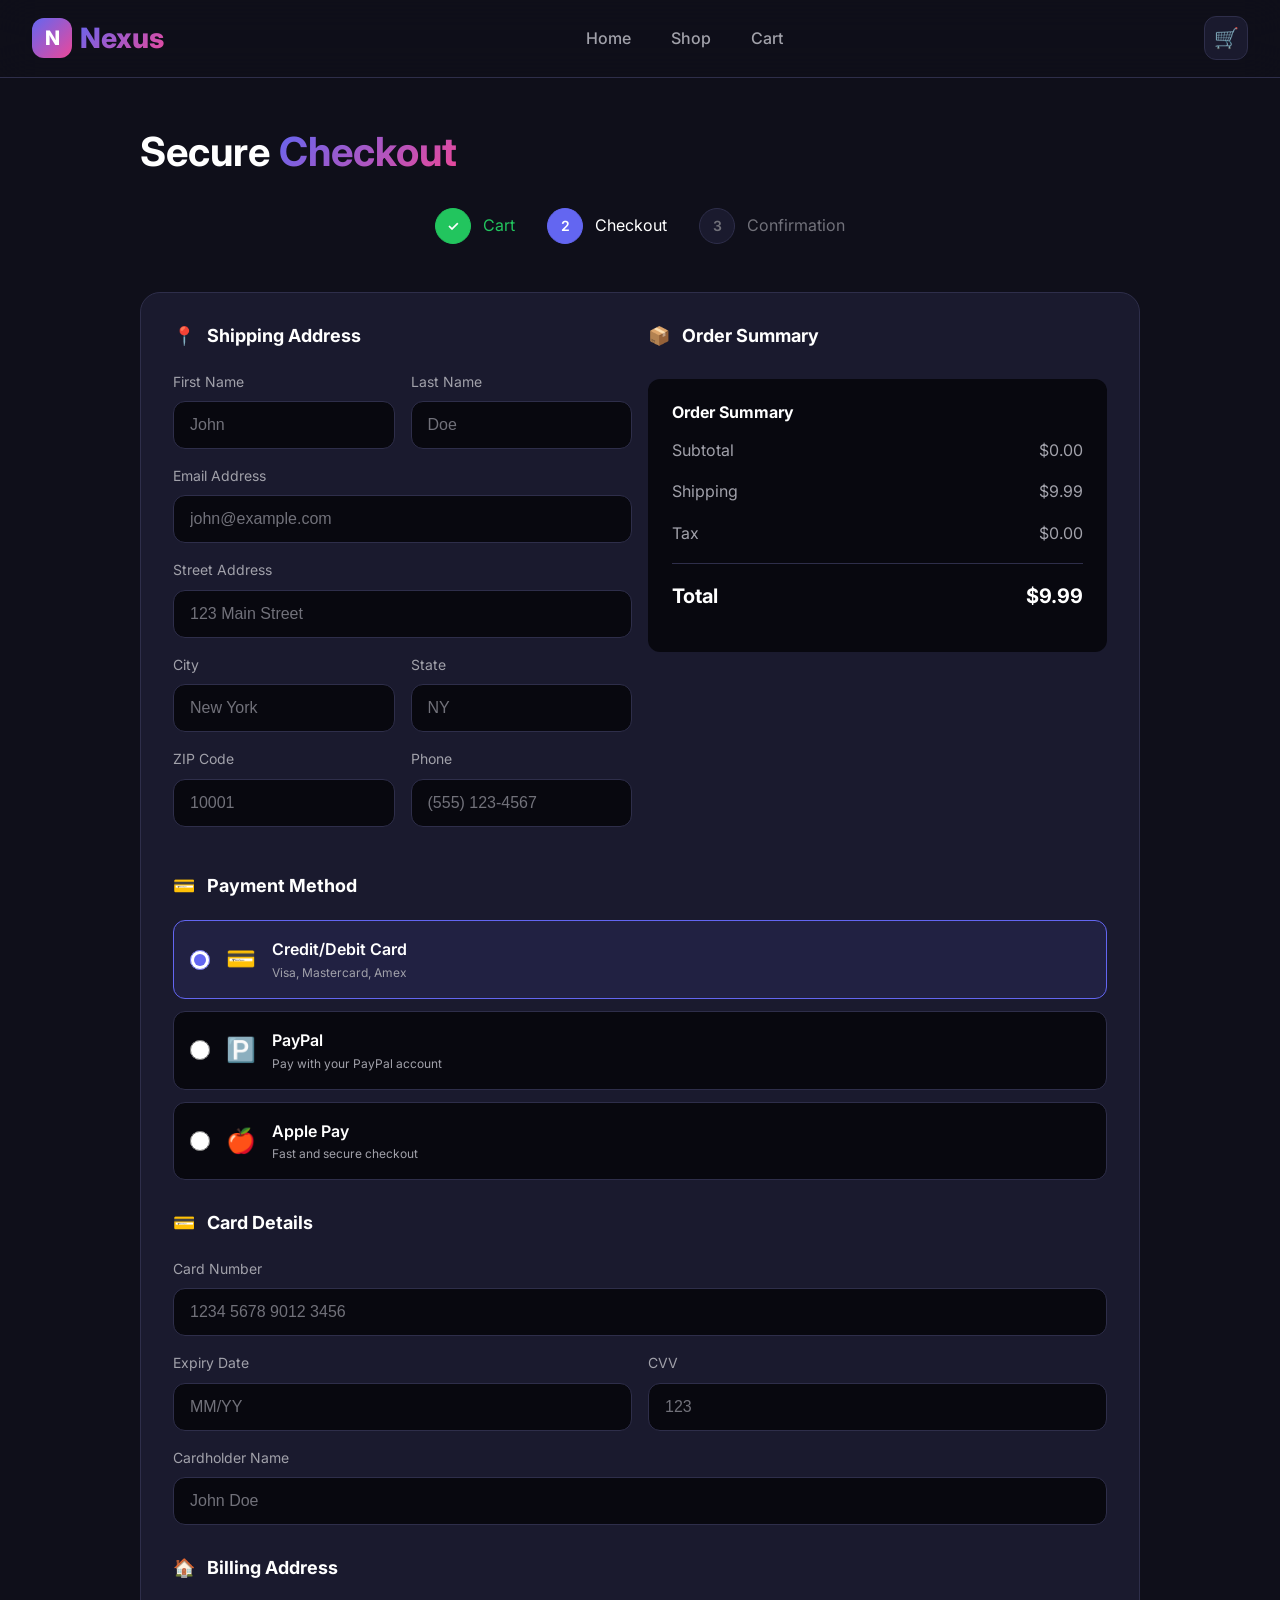
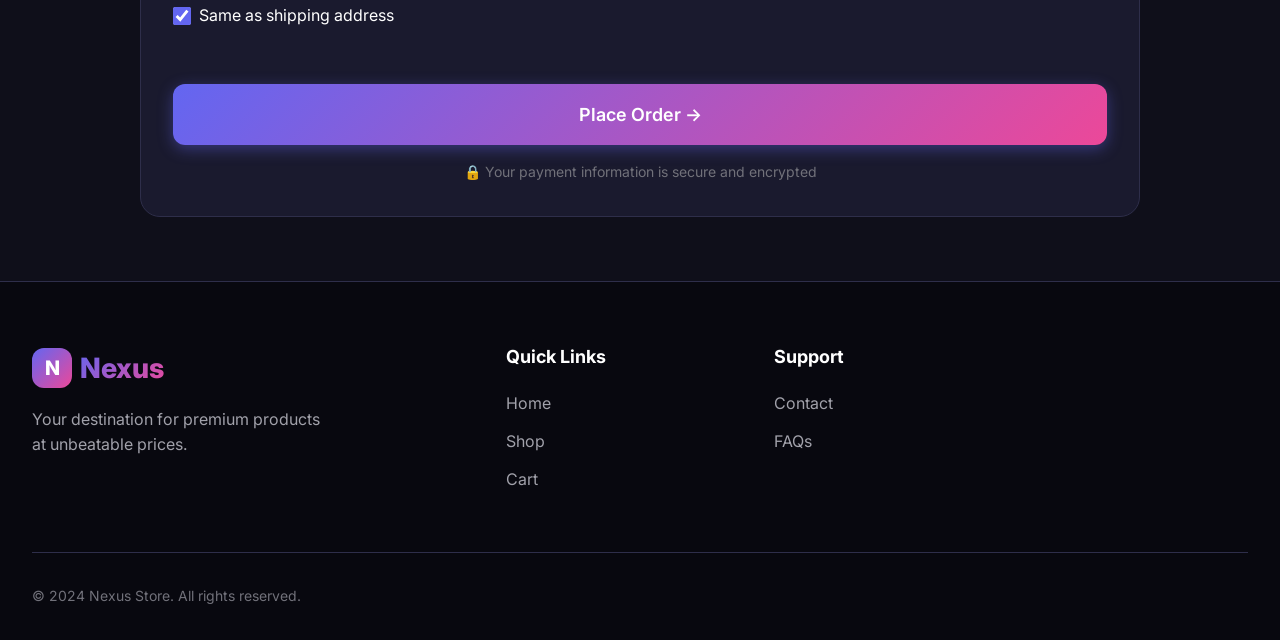
<file: checkout.html>
<!DOCTYPE html>
<html lang="en">
<head>
  <meta charset="UTF-8">
  <meta name="viewport" content="width=device-width, initial-scale=1.0">
  <title>Checkout | Nexus Store</title>
  <meta name="description" content="Complete your purchase securely.">
  
  <!-- Fonts -->
  <link rel="preconnect" href="https://fonts.googleapis.com">
  <link rel="preconnect" href="https://fonts.gstatic.com" crossorigin>
  <link href="https://fonts.googleapis.com/css2?family=Inter:wght@400;500;600;700;800&display=swap" rel="stylesheet">
  
  <!-- GSAP -->
  <script src="https://cdnjs.cloudflare.com/ajax/libs/gsap/3.12.2/gsap.min.js"></script>
  
  <!-- Styles -->
  <link rel="stylesheet" href="assets/css/style.css">
</head>
<body>
  <!-- Navigation -->
  <nav class="navbar">
    <div class="navbar-container">
      <a href="index.html" class="logo">
        <div class="logo-icon">N</div>
        <span class="text-gradient">Nexus</span>
      </a>
      
      <ul class="nav-links">
        <li><a href="index.html">Home</a></li>
        <li><a href="shop.html">Shop</a></li>
        <li><a href="cart.html">Cart</a></li>
      </ul>
      
      <div class="nav-actions">
        <a href="cart.html" class="nav-btn" title="Cart">
          🛒
          <span class="cart-count">0</span>
        </a>
        <button class="mobile-menu-btn" onclick="toggleMobileMenu()">
          <span></span>
          <span></span>
          <span></span>
        </button>
      </div>
    </div>
  </nav>

  <!-- Checkout Section -->
  <section class="checkout-section">
    <div class="checkout-container">
      <h1 class="checkout-title">Secure <span class="text-gradient">Checkout</span></h1>
      
      <!-- Checkout Steps -->
      <div class="checkout-steps">
        <div class="step completed">
          <span class="step-number">✓</span>
          <span>Cart</span>
        </div>
        <div class="step active">
          <span class="step-number">2</span>
          <span>Checkout</span>
        </div>
        <div class="step">
          <span class="step-number">3</span>
          <span>Confirmation</span>
        </div>
      </div>

      <form class="checkout-form" onsubmit="placeOrder(event)">
        <div class="form-row">
          <!-- Shipping Information -->
          <div class="form-section">
            <h3 class="form-section-title">
              <span>📍</span> Shipping Address
            </h3>
            <div class="form-row">
              <div class="form-group">
                <label class="form-label">First Name</label>
                <input type="text" class="form-input" placeholder="John" required>
              </div>
              <div class="form-group">
                <label class="form-label">Last Name</label>
                <input type="text" class="form-input" placeholder="Doe" required>
              </div>
            </div>
            <div class="form-group full">
              <label class="form-label">Email Address</label>
              <input type="email" class="form-input" placeholder="john@example.com" required>
            </div>
            <div class="form-group full">
              <label class="form-label">Street Address</label>
              <input type="text" class="form-input" placeholder="123 Main Street" required>
            </div>
            <div class="form-row">
              <div class="form-group">
                <label class="form-label">City</label>
                <input type="text" class="form-input" placeholder="New York" required>
              </div>
              <div class="form-group">
                <label class="form-label">State</label>
                <input type="text" class="form-input" placeholder="NY" required>
              </div>
            </div>
            <div class="form-row">
              <div class="form-group">
                <label class="form-label">ZIP Code</label>
                <input type="text" class="form-input" placeholder="10001" required>
              </div>
              <div class="form-group">
                <label class="form-label">Phone</label>
                <input type="tel" class="form-input" placeholder="(555) 123-4567">
              </div>
            </div>
          </div>

          <!-- Order Summary -->
          <div class="form-section">
            <h3 class="form-section-title">
              <span>📦</span> Order Summary
            </h3>
            <div class="checkout-summary" id="checkout-summary">
              <!-- Rendered by JS -->
            </div>
          </div>
        </div>

        <!-- Payment Method -->
        <div class="form-section">
          <h3 class="form-section-title">
            <span>💳</span> Payment Method
          </h3>
          <div class="payment-methods">
            <label class="payment-method selected">
              <input type="radio" name="payment" value="card" checked>
              <span class="payment-method-icon">💳</span>
              <div class="payment-method-info">
                <div class="payment-method-name">Credit/Debit Card</div>
                <div class="payment-method-desc">Visa, Mastercard, Amex</div>
              </div>
            </label>
            <label class="payment-method">
              <input type="radio" name="payment" value="paypal">
              <span class="payment-method-icon">🅿️</span>
              <div class="payment-method-info">
                <div class="payment-method-name">PayPal</div>
                <div class="payment-method-desc">Pay with your PayPal account</div>
              </div>
            </label>
            <label class="payment-method">
              <input type="radio" name="payment" value="apple">
              <span class="payment-method-icon">🍎</span>
              <div class="payment-method-info">
                <div class="payment-method-name">Apple Pay</div>
                <div class="payment-method-desc">Fast and secure checkout</div>
              </div>
            </label>
          </div>
        </div>

        <!-- Card Details (shown when card selected) -->
        <div class="form-section" id="card-details">
          <h3 class="form-section-title">
            <span>💳</span> Card Details
          </h3>
          <div class="form-group full">
            <label class="form-label">Card Number</label>
            <input type="text" class="form-input" placeholder="1234 5678 9012 3456" maxlength="19">
          </div>
          <div class="form-row">
            <div class="form-group">
              <label class="form-label">Expiry Date</label>
              <input type="text" class="form-input" placeholder="MM/YY" maxlength="5">
            </div>
            <div class="form-group">
              <label class="form-label">CVV</label>
              <input type="text" class="form-input" placeholder="123" maxlength="3">
            </div>
          </div>
          <div class="form-group full">
            <label class="form-label">Cardholder Name</label>
            <input type="text" class="form-input" placeholder="John Doe">
          </div>
        </div>

        <!-- Billing Address -->
        <div class="form-section">
          <h3 class="form-section-title">
            <span>🏠</span> Billing Address
          </h3>
          <label style="display: flex; align-items: center; gap: 0.5rem; margin-bottom: 1rem; cursor: pointer;">
            <input type="checkbox" checked style="width: 18px; height: 18px; accent-color: var(--primary);">
            <span>Same as shipping address</span>
          </label>
        </div>

        <button type="submit" class="btn btn-primary btn-lg place-order-btn">
          Place Order →
        </button>
        
        <p style="text-align: center; margin-top: 1rem; color: var(--text-muted); font-size: 0.875rem;">
          🔒 Your payment information is secure and encrypted
        </p>
      </form>
    </div>
  </section>

  <!-- Footer -->
  <footer class="footer">
    <div class="footer-container">
      <div class="footer-grid">
        <div class="footer-brand">
          <a href="index.html" class="logo">
            <div class="logo-icon">N</div>
            <span class="text-gradient">Nexus</span>
          </a>
          <p class="footer-description">Your destination for premium products at unbeatable prices.</p>
        </div>
        <div class="footer-column">
          <h4 class="footer-title">Quick Links</h4>
          <ul class="footer-links">
            <li><a href="index.html">Home</a></li>
            <li><a href="shop.html">Shop</a></li>
            <li><a href="cart.html">Cart</a></li>
          </ul>
        </div>
        <div class="footer-column">
          <h4 class="footer-title">Support</h4>
          <ul class="footer-links">
            <li><a href="#">Contact</a></li>
            <li><a href="#">FAQs</a></li>
          </ul>
        </div>
      </div>
      <div class="footer-bottom">
        <p class="footer-copyright">© 2024 Nexus Store. All rights reserved.</p>
      </div>
    </div>
  </footer>

  <!-- Toast Container -->
  <div class="toast-container"></div>

  <!-- Scripts -->
  <script src="assets/js/data.js"></script>
  <script src="assets/js/cart.js"></script>
  <script src="assets/js/main.js"></script>
  <script>
    // Payment method selection
    document.querySelectorAll('.payment-method input').forEach(radio => {
      radio.addEventListener('change', function() {
        document.querySelectorAll('.payment-method').forEach(method => {
          method.classList.remove('selected');
        });
        this.closest('.payment-method').classList.add('selected');
        
        // Show/hide card details
        const cardDetails = document.getElementById('card-details');
        if (this.value === 'card') {
          cardDetails.style.display = 'block';
        } else {
          cardDetails.style.display = 'none';
        }
      });
    });

    // Card number formatting
    document.querySelector('input[placeholder="1234 5678 9012 3456"]')?.addEventListener('input', function(e) {
      let value = e.target.value.replace(/\s/g, '').replace(/[^0-9]/gi, '');
      let formattedValue = value.match(/.{1,4}/g)?.join(' ') || '';
      e.target.value = formattedValue;
    });

    // Expiry date formatting
    document.querySelector('input[placeholder="MM/YY"]')?.addEventListener('input', function(e) {
      let value = e.target.value.replace(/\//g, '').replace(/[^0-9]/gi, '');
      if (value.length >= 2) {
        value = value.slice(0, 2) + '/' + value.slice(2, 4);
      }
      e.target.value = value;
    });
  </script>
</body>
</html>
</file>
<file: assets/css/style.css>
/* ============================================
   NEXUS STORE - Modern Ecommerce CSS
   High-contrast dark theme with vibrant accents
   ============================================ */

/* CSS Variables */
:root {
  --primary: #6366f1;
  --primary-dark: #4f46e5;
  --primary-light: #818cf8;
  --secondary: #ec4899;
  --accent: #06b6d4;
  --success: #22c55e;
  --warning: #f59e0b;
  --error: #ef4444;
  
  --bg-dark: #0f0f1a;
  --bg-darker: #08080f;
  --bg-card: #1a1a2e;
  --bg-card-hover: #252542;
  
  --text-primary: #ffffff;
  --text-secondary: #a1a1aa;
  --text-muted: #71717a;
  
  --border-color: #2e2e4a;
  --border-light: #3f3f5f;
  
  --gradient-primary: linear-gradient(135deg, var(--primary) 0%, var(--secondary) 100%);
  --gradient-accent: linear-gradient(135deg, var(--accent) 0%, var(--primary) 100%);
  --gradient-dark: linear-gradient(180deg, var(--bg-dark) 0%, var(--bg-darker) 100%);
  
  --shadow-sm: 0 1px 2px rgba(0, 0, 0, 0.3);
  --shadow-md: 0 4px 6px -1px rgba(0, 0, 0, 0.4);
  --shadow-lg: 0 10px 15px -3px rgba(0, 0, 0, 0.5);
  --shadow-glow: 0 0 40px rgba(99, 102, 241, 0.3);
  
  --radius-sm: 8px;
  --radius-md: 12px;
  --radius-lg: 20px;
  --radius-xl: 28px;
  
  --transition-fast: 0.15s ease;
  --transition-normal: 0.3s ease;
  --transition-slow: 0.5s ease;
}

/* Reset & Base */
*, *::before, *::after {
  margin: 0;
  padding: 0;
  box-sizing: border-box;
}

html {
  scroll-behavior: smooth;
}

body {
  font-family: 'Inter', -apple-system, BlinkMacSystemFont, 'Segoe UI', Roboto, sans-serif;
  background: var(--bg-dark);
  color: var(--text-primary);
  line-height: 1.6;
  overflow-x: hidden;
  min-height: 100vh;
}

a {
  text-decoration: none;
  color: inherit;
  transition: var(--transition-fast);
}

button {
  border: none;
  background: none;
  cursor: pointer;
  font-family: inherit;
}

img {
  max-width: 100%;
  display: block;
}

ul {
  list-style: none;
}

/* Typography */
h1, h2, h3, h4, h5, h6 {
  font-weight: 700;
  line-height: 1.2;
}

.text-gradient {
  background: var(--gradient-primary);
  -webkit-background-clip: text;
  -webkit-text-fill-color: transparent;
  background-clip: text;
}

/* ============================================
   NAVIGATION
   ============================================ */
.navbar {
  position: fixed;
  top: 0;
  left: 0;
  right: 0;
  z-index: 1000;
  padding: 1rem 2rem;
  background: rgba(15, 15, 26, 0.8);
  backdrop-filter: blur(20px);
  border-bottom: 1px solid var(--border-color);
  transition: var(--transition-normal);
}

.navbar.scrolled {
  padding: 0.75rem 2rem;
  background: rgba(15, 15, 26, 0.95);
}

.navbar-container {
  max-width: 1400px;
  margin: 0 auto;
  display: flex;
  align-items: center;
  justify-content: space-between;
}

.logo {
  font-size: 1.75rem;
  font-weight: 800;
  display: flex;
  align-items: center;
  gap: 0.5rem;
}

.logo-icon {
  width: 40px;
  height: 40px;
  background: var(--gradient-primary);
  border-radius: var(--radius-md);
  display: flex;
  align-items: center;
  justify-content: center;
  font-size: 1.25rem;
}

.nav-links {
  display: flex;
  gap: 2.5rem;
}

.nav-links a {
  font-weight: 500;
  color: var(--text-secondary);
  position: relative;
}

.nav-links a::after {
  content: '';
  position: absolute;
  bottom: -4px;
  left: 0;
  width: 0;
  height: 2px;
  background: var(--gradient-primary);
  transition: var(--transition-normal);
}

.nav-links a:hover {
  color: var(--text-primary);
}

.nav-links a:hover::after,
.nav-links a.active::after {
  width: 100%;
}

.nav-links a.active {
  color: var(--text-primary);
}

.nav-actions {
  display: flex;
  align-items: center;
  gap: 1.25rem;
}

.nav-btn {
  width: 44px;
  height: 44px;
  border-radius: var(--radius-md);
  display: flex;
  align-items: center;
  justify-content: center;
  font-size: 1.25rem;
  color: var(--text-secondary);
  background: var(--bg-card);
  border: 1px solid var(--border-color);
  transition: var(--transition-normal);
  position: relative;
}

.nav-btn:hover {
  background: var(--bg-card-hover);
  color: var(--text-primary);
  border-color: var(--primary);
  transform: translateY(-2px);
}

.cart-count {
  position: absolute;
  top: -4px;
  right: -4px;
  width: 22px;
  height: 22px;
  background: var(--secondary);
  border-radius: 50%;
  font-size: 0.7rem;
  font-weight: 700;
  display: flex;
  align-items: center;
  justify-content: center;
  color: white;
}

.mobile-menu-btn {
  display: none;
  flex-direction: column;
  gap: 5px;
  padding: 8px;
}

.mobile-menu-btn span {
  width: 24px;
  height: 2px;
  background: var(--text-primary);
  transition: var(--transition-normal);
}

/* ============================================
   HERO SECTION
   ============================================ */
.hero {
  min-height: 100vh;
  display: flex;
  align-items: center;
  padding: 8rem 2rem 4rem;
  position: relative;
  overflow: hidden;
}

.hero-bg {
  position: absolute;
  inset: 0;
  background: 
    radial-gradient(ellipse at 20% 50%, rgba(99, 102, 241, 0.15) 0%, transparent 50%),
    radial-gradient(ellipse at 80% 20%, rgba(236, 72, 153, 0.1) 0%, transparent 40%),
    radial-gradient(ellipse at 60% 80%, rgba(6, 182, 212, 0.1) 0%, transparent 40%);
  pointer-events: none;
}

.hero-container {
  max-width: 1400px;
  margin: 0 auto;
  display: grid;
  grid-template-columns: 1fr 1fr;
  gap: 4rem;
  align-items: center;
  position: relative;
  z-index: 1;
}

.hero-badge {
  display: inline-flex;
  align-items: center;
  gap: 0.5rem;
  padding: 0.5rem 1rem;
  background: var(--bg-card);
  border: 1px solid var(--border-color);
  border-radius: var(--radius-xl);
  font-size: 0.875rem;
  color: var(--primary-light);
  margin-bottom: 1.5rem;
}

.hero-badge::before {
  content: '';
  width: 8px;
  height: 8px;
  background: var(--success);
  border-radius: 50%;
  animation: pulse 2s infinite;
}

@keyframes pulse {
  0%, 100% { opacity: 1; }
  50% { opacity: 0.5; }
}

.hero-title {
  font-size: clamp(2.5rem, 5vw, 4.5rem);
  font-weight: 800;
  line-height: 1.1;
  margin-bottom: 1.5rem;
}

.hero-description {
  font-size: 1.125rem;
  color: var(--text-secondary);
  max-width: 500px;
  margin-bottom: 2.5rem;
}

.hero-buttons {
  display: flex;
  gap: 1rem;
  flex-wrap: wrap;
}

.btn {
  display: inline-flex;
  align-items: center;
  justify-content: center;
  gap: 0.5rem;
  padding: 1rem 2rem;
  font-size: 1rem;
  font-weight: 600;
  border-radius: var(--radius-md);
  transition: var(--transition-normal);
  position: relative;
  overflow: hidden;
}

.btn-primary {
  background: var(--gradient-primary);
  color: white;
  box-shadow: 0 4px 15px rgba(99, 102, 241, 0.4);
}

.btn-primary:hover {
  transform: translateY(-2px);
  box-shadow: 0 8px 25px rgba(99, 102, 241, 0.5);
}

.btn-secondary {
  background: var(--bg-card);
  color: var(--text-primary);
  border: 1px solid var(--border-color);
}

.btn-secondary:hover {
  background: var(--bg-card-hover);
  border-color: var(--primary);
}

.btn-lg {
  padding: 1.25rem 2.5rem;
  font-size: 1.125rem;
}

.hero-stats {
  display: flex;
  gap: 3rem;
  margin-top: 4rem;
  padding-top: 2rem;
  border-top: 1px solid var(--border-color);
}

.stat-item {
  display: flex;
  flex-direction: column;
}

.stat-value {
  font-size: 2rem;
  font-weight: 800;
  color: var(--text-primary);
}

.stat-label {
  font-size: 0.875rem;
  color: var(--text-secondary);
}

.hero-image {
  position: relative;
}

.hero-image-main {
  border-radius: var(--radius-lg);
  overflow: hidden;
  box-shadow: var(--shadow-glow);
  position: relative;
}

.hero-image-main img {
  width: 100%;
  height: auto;
  object-fit: cover;
}

.floating-card {
  position: absolute;
  background: var(--bg-card);
  border: 1px solid var(--border-color);
  border-radius: var(--radius-md);
  padding: 1rem;
  display: flex;
  align-items: center;
  gap: 1rem;
  box-shadow: var(--shadow-lg);
}

.floating-card-1 {
  top: 10%;
  left: -10%;
  animation: float 3s ease-in-out infinite;
}

.floating-card-2 {
  bottom: 15%;
  right: -5%;
  animation: float 3s ease-in-out infinite 0.5s;
}

@keyframes float {
  0%, 100% { transform: translateY(0); }
  50% { transform: translateY(-10px); }
}

.floating-card img {
  width: 50px;
  height: 50px;
  border-radius: var(--radius-sm);
  object-fit: cover;
}

.floating-card-info {
  display: flex;
  flex-direction: column;
}

.floating-card-title {
  font-weight: 600;
  font-size: 0.875rem;
}

.floating-card-price {
  color: var(--primary-light);
  font-weight: 700;
}

/* ============================================
   SECTIONS
   ============================================ */
.section {
  padding: 6rem 2rem;
  position: relative;
}

.section-header {
  text-align: center;
  max-width: 600px;
  margin: 0 auto 4rem;
}

.section-label {
  display: inline-block;
  padding: 0.5rem 1rem;
  background: var(--bg-card);
  border: 1px solid var(--border-color);
  border-radius: var(--radius-xl);
  font-size: 0.875rem;
  color: var(--primary-light);
  margin-bottom: 1rem;
}

.section-title {
  font-size: clamp(2rem, 4vw, 3rem);
  margin-bottom: 1rem;
}

.section-description {
  color: var(--text-secondary);
  font-size: 1.125rem;
}

/* ============================================
   CATEGORIES
   ============================================ */
.categories-grid {
  max-width: 1400px;
  margin: 0 auto;
  display: grid;
  grid-template-columns: repeat(auto-fit, minmax(280px, 1fr));
  gap: 1.5rem;
}

.category-card {
  background: var(--bg-card);
  border: 1px solid var(--border-color);
  border-radius: var(--radius-lg);
  padding: 2rem;
  display: flex;
  align-items: center;
  gap: 1.5rem;
  transition: var(--transition-normal);
  cursor: pointer;
}

.category-card:hover {
  background: var(--bg-card-hover);
  border-color: var(--primary);
  transform: translateY(-4px);
  box-shadow: var(--shadow-lg);
}

.category-icon {
  width: 64px;
  height: 64px;
  background: var(--gradient-primary);
  border-radius: var(--radius-md);
  display: flex;
  align-items: center;
  justify-content: center;
  font-size: 1.75rem;
  flex-shrink: 0;
}

.category-info h3 {
  font-size: 1.25rem;
  margin-bottom: 0.25rem;
}

.category-info p {
  color: var(--text-secondary);
  font-size: 0.875rem;
}

/* ============================================
   PRODUCTS
   ============================================ */
.products-section {
  background: var(--bg-darker);
}

.products-grid {
  max-width: 1400px;
  margin: 0 auto;
  display: grid;
  grid-template-columns: repeat(auto-fill, minmax(300px, 1fr));
  gap: 2rem;
}

.product-card {
  background: var(--bg-card);
  border: 1px solid var(--border-color);
  border-radius: var(--radius-lg);
  overflow: hidden;
  transition: var(--transition-normal);
  position: relative;
}

.product-card:hover {
  border-color: var(--primary);
  transform: translateY(-8px);
  box-shadow: var(--shadow-glow);
}

.product-badge {
  position: absolute;
  top: 1rem;
  left: 1rem;
  padding: 0.375rem 0.75rem;
  background: var(--secondary);
  border-radius: var(--radius-sm);
  font-size: 0.75rem;
  font-weight: 700;
  text-transform: uppercase;
  z-index: 2;
}

.product-badge.new {
  background: var(--accent);
}

.product-badge.bestseller {
  background: var(--warning);
  color: var(--bg-dark);
}

.product-image {
  position: relative;
  aspect-ratio: 1;
  overflow: hidden;
  background: var(--bg-darker);
}

.product-image img {
  width: 100%;
  height: 100%;
  object-fit: cover;
  object-position: center;
  transition: var(--transition-slow);
}

.product-card:hover .product-image img {
  transform: scale(1.08);
}

.product-actions {
  position: absolute;
  bottom: 1rem;
  left: 50%;
  transform: translateX(-50%) translateY(20px);
  display: flex;
  gap: 0.5rem;
  opacity: 0;
  transition: var(--transition-normal);
}

.product-card:hover .product-actions {
  opacity: 1;
  transform: translateX(-50%) translateY(0);
}

.product-action-btn {
  width: 44px;
  height: 44px;
  background: var(--bg-card);
  border: 1px solid var(--border-color);
  border-radius: var(--radius-md);
  display: flex;
  align-items: center;
  justify-content: center;
  font-size: 1.125rem;
  color: var(--text-primary);
  transition: var(--transition-fast);
}

.product-action-btn:hover {
  background: var(--primary);
  border-color: var(--primary);
}

.product-info {
  padding: 1.5rem;
}

.product-category {
  font-size: 0.75rem;
  color: var(--primary-light);
  text-transform: uppercase;
  letter-spacing: 0.05em;
  margin-bottom: 0.5rem;
}

.product-name {
  font-size: 1.125rem;
  font-weight: 600;
  margin-bottom: 0.5rem;
  white-space: nowrap;
  overflow: hidden;
  text-overflow: ellipsis;
}

.product-rating {
  display: flex;
  align-items: center;
  gap: 0.5rem;
  margin-bottom: 1rem;
}

.stars {
  display: flex;
  gap: 2px;
  color: var(--warning);
}

.rating-count {
  font-size: 0.875rem;
  color: var(--text-muted);
}

.product-price {
  display: flex;
  align-items: center;
  gap: 0.75rem;
}

.price-current {
  font-size: 1.5rem;
  font-weight: 700;
  color: var(--text-primary);
}

.price-original {
  font-size: 1rem;
  color: var(--text-muted);
  text-decoration: line-through;
}

/* ============================================
   SHOP PAGE
   ============================================ */
.shop-header {
  padding: 8rem 2rem 3rem;
  background: var(--bg-darker);
  border-bottom: 1px solid var(--border-color);
}

.shop-header-content {
  max-width: 1400px;
  margin: 0 auto;
}

.shop-title {
  font-size: clamp(2rem, 4vw, 3rem);
  margin-bottom: 2rem;
}

.shop-filters {
  display: flex;
  flex-wrap: wrap;
  gap: 1rem;
  align-items: center;
  justify-content: space-between;
}

.filter-group {
  display: flex;
  gap: 1rem;
  flex-wrap: wrap;
}

.filter-select {
  padding: 0.75rem 1rem;
  background: var(--bg-card);
  border: 1px solid var(--border-color);
  border-radius: var(--radius-md);
  color: var(--text-primary);
  font-size: 0.875rem;
  cursor: pointer;
  min-width: 160px;
}

.filter-select:focus {
  outline: none;
  border-color: var(--primary);
}

.search-box {
  position: relative;
  min-width: 280px;
}

.search-box input {
  width: 100%;
  padding: 0.75rem 1rem 0.75rem 3rem;
  background: var(--bg-card);
  border: 1px solid var(--border-color);
  border-radius: var(--radius-md);
  color: var(--text-primary);
  font-size: 0.875rem;
}

.search-box input:focus {
  outline: none;
  border-color: var(--primary);
}

.search-box i {
  position: absolute;
  left: 1rem;
  top: 50%;
  transform: translateY(-50%);
  color: var(--text-muted);
}

.shop-grid {
  max-width: 1400px;
  margin: 0 auto;
  padding: 3rem 2rem;
}

.shop-products {
  display: grid;
  grid-template-columns: repeat(auto-fill, minmax(280px, 1fr));
  gap: 2rem;
  margin-bottom: 3rem;
}

.pagination {
  display: flex;
  justify-content: center;
  gap: 0.5rem;
  flex-wrap: wrap;
}

.page-btn {
  min-width: 44px;
  height: 44px;
  padding: 0 1rem;
  background: var(--bg-card);
  border: 1px solid var(--border-color);
  border-radius: var(--radius-md);
  color: var(--text-primary);
  font-weight: 500;
  transition: var(--transition-fast);
}

.page-btn:hover,
.page-btn.active {
  background: var(--primary);
  border-color: var(--primary);
}

.page-btn:disabled {
  opacity: 0.5;
  cursor: not-allowed;
}

/* ============================================
   CART PAGE
   ============================================ */
.cart-section {
  padding: 8rem 2rem 4rem;
  min-height: 100vh;
}

.cart-container {
  max-width: 1200px;
  margin: 0 auto;
}

.cart-title {
  font-size: clamp(2rem, 4vw, 2.5rem);
  margin-bottom: 2rem;
}

.cart-content {
  display: grid;
  grid-template-columns: 1fr 380px;
  gap: 2rem;
}

.cart-items {
  background: var(--bg-card);
  border: 1px solid var(--border-color);
  border-radius: var(--radius-lg);
  overflow: hidden;
}

.cart-item {
  display: grid;
  grid-template-columns: 120px 1fr auto;
  gap: 1.5rem;
  padding: 1.5rem;
  border-bottom: 1px solid var(--border-color);
  align-items: center;
}

.cart-item:last-child {
  border-bottom: none;
}

.cart-item-image {
  width: 120px;
  height: 120px;
  border-radius: var(--radius-md);
  overflow: hidden;
  background: var(--bg-darker);
}

.cart-item-image img {
  width: 100%;
  height: 100%;
  object-fit: cover;
}

.cart-item-details h3 {
  font-size: 1.125rem;
  margin-bottom: 0.5rem;
}

.cart-item-variant {
  font-size: 0.875rem;
  color: var(--text-secondary);
  margin-bottom: 0.75rem;
}

.cart-item-price {
  font-size: 1.25rem;
  font-weight: 700;
  color: var(--primary-light);
}

.cart-item-actions {
  display: flex;
  flex-direction: column;
  align-items: flex-end;
  gap: 1rem;
}

.quantity-selector {
  display: flex;
  align-items: center;
  gap: 0.5rem;
  background: var(--bg-darker);
  border-radius: var(--radius-md);
  padding: 0.25rem;
}

.qty-btn {
  width: 36px;
  height: 36px;
  display: flex;
  align-items: center;
  justify-content: center;
  background: var(--bg-card);
  border: 1px solid var(--border-color);
  border-radius: var(--radius-sm);
  color: var(--text-primary);
  font-size: 1.125rem;
  transition: var(--transition-fast);
}

.qty-btn:hover {
  background: var(--primary);
  border-color: var(--primary);
}

.qty-value {
  min-width: 40px;
  text-align: center;
  font-weight: 600;
}

.remove-btn {
  color: var(--error);
  font-size: 0.875rem;
  display: flex;
  align-items: center;
  gap: 0.25rem;
}

.remove-btn:hover {
  text-decoration: underline;
}

.cart-summary {
  background: var(--bg-card);
  border: 1px solid var(--border-color);
  border-radius: var(--radius-lg);
  padding: 1.5rem;
  height: fit-content;
  position: sticky;
  top: 100px;
}

.summary-title {
  font-size: 1.25rem;
  margin-bottom: 1.5rem;
  padding-bottom: 1rem;
  border-bottom: 1px solid var(--border-color);
}

.summary-row {
  display: flex;
  justify-content: space-between;
  margin-bottom: 1rem;
  color: var(--text-secondary);
}

.summary-row.discount {
  color: var(--success);
}

.summary-row.total {
  font-size: 1.25rem;
  font-weight: 700;
  color: var(--text-primary);
  padding-top: 1rem;
  border-top: 1px solid var(--border-color);
  margin-top: 1rem;
}

.checkout-btn {
  width: 100%;
  margin-top: 1.5rem;
}

.promo-code {
  margin-top: 1.5rem;
  padding-top: 1.5rem;
  border-top: 1px solid var(--border-color);
}

.promo-label {
  font-size: 0.875rem;
  color: var(--text-secondary);
  margin-bottom: 0.75rem;
}

.promo-input {
  display: flex;
  gap: 0.5rem;
}

.promo-input input {
  flex: 1;
  padding: 0.75rem 1rem;
  background: var(--bg-darker);
  border: 1px solid var(--border-color);
  border-radius: var(--radius-md);
  color: var(--text-primary);
  font-size: 0.875rem;
}

.promo-input input:focus {
  outline: none;
  border-color: var(--primary);
}

.promo-input button {
  padding: 0.75rem 1.25rem;
  background: var(--bg-card);
  border: 1px solid var(--border-color);
  border-radius: var(--radius-md);
  color: var(--text-primary);
  font-weight: 500;
  transition: var(--transition-fast);
}

.promo-input button:hover {
  background: var(--primary);
  border-color: var(--primary);
}

.empty-cart {
  text-align: center;
  padding: 4rem 2rem;
}

.empty-cart-icon {
  font-size: 5rem;
  margin-bottom: 1.5rem;
  opacity: 0.5;
}

.empty-cart h3 {
  font-size: 1.5rem;
  margin-bottom: 0.5rem;
}

.empty-cart p {
  color: var(--text-secondary);
  margin-bottom: 2rem;
}

/* ============================================
   CHECKOUT PAGE
   ============================================ */
.checkout-section {
  padding: 8rem 2rem 4rem;
  min-height: 100vh;
}

.checkout-container {
  max-width: 1000px;
  margin: 0 auto;
}

.checkout-title {
  font-size: clamp(2rem, 4vw, 2.5rem);
  margin-bottom: 2rem;
}

.checkout-steps {
  display: flex;
  justify-content: center;
  gap: 2rem;
  margin-bottom: 3rem;
}

.step {
  display: flex;
  align-items: center;
  gap: 0.75rem;
  color: var(--text-muted);
}

.step.active {
  color: var(--text-primary);
}

.step.completed {
  color: var(--success);
}

.step-number {
  width: 36px;
  height: 36px;
  border-radius: 50%;
  background: var(--bg-card);
  border: 1px solid var(--border-color);
  display: flex;
  align-items: center;
  justify-content: center;
  font-weight: 600;
  font-size: 0.875rem;
}

.step.active .step-number {
  background: var(--primary);
  border-color: var(--primary);
  color: white;
}

.step.completed .step-number {
  background: var(--success);
  border-color: var(--success);
  color: white;
}

.checkout-form {
  background: var(--bg-card);
  border: 1px solid var(--border-color);
  border-radius: var(--radius-lg);
  padding: 2rem;
}

.form-section {
  margin-bottom: 2rem;
}

.form-section-title {
  font-size: 1.125rem;
  margin-bottom: 1.5rem;
  display: flex;
  align-items: center;
  gap: 0.75rem;
}

.form-section-title i {
  color: var(--primary);
}

.form-row {
  display: grid;
  grid-template-columns: 1fr 1fr;
  gap: 1rem;
}

.form-group {
  margin-bottom: 1rem;
}

.form-group.full {
  grid-column: 1 / -1;
}

.form-label {
  display: block;
  font-size: 0.875rem;
  color: var(--text-secondary);
  margin-bottom: 0.5rem;
}

.form-input {
  width: 100%;
  padding: 0.875rem 1rem;
  background: var(--bg-darker);
  border: 1px solid var(--border-color);
  border-radius: var(--radius-md);
  color: var(--text-primary);
  font-size: 1rem;
  transition: var(--transition-fast);
}

.form-input:focus {
  outline: none;
  border-color: var(--primary);
}

.form-input::placeholder {
  color: var(--text-muted);
}

.payment-methods {
  display: flex;
  flex-direction: column;
  gap: 0.75rem;
}

.payment-method {
  display: flex;
  align-items: center;
  gap: 1rem;
  padding: 1rem;
  background: var(--bg-darker);
  border: 1px solid var(--border-color);
  border-radius: var(--radius-md);
  cursor: pointer;
  transition: var(--transition-fast);
}

.payment-method:hover,
.payment-method.selected {
  border-color: var(--primary);
  background: rgba(99, 102, 241, 0.1);
}

.payment-method input {
  width: 20px;
  height: 20px;
  accent-color: var(--primary);
}

.payment-method-icon {
  font-size: 1.5rem;
}

.payment-method-info {
  flex: 1;
}

.payment-method-name {
  font-weight: 600;
}

.payment-method-desc {
  font-size: 0.75rem;
  color: var(--text-secondary);
}

.checkout-summary {
  background: var(--bg-darker);
  border-radius: var(--radius-md);
  padding: 1.5rem;
  margin-top: 2rem;
}

.checkout-summary-title {
  font-size: 1rem;
  margin-bottom: 1rem;
}

.checkout-items {
  margin-bottom: 1rem;
}

.checkout-item {
  display: flex;
  justify-content: space-between;
  padding: 0.75rem 0;
  border-bottom: 1px solid var(--border-color);
  font-size: 0.875rem;
}

.checkout-item:last-child {
  border-bottom: none;
}

.checkout-item-name {
  color: var(--text-secondary);
}

.checkout-item-price {
  font-weight: 600;
}

.place-order-btn {
  width: 100%;
  margin-top: 1.5rem;
  padding: 1.25rem;
}

/* ============================================
   PRODUCT MODAL
   ============================================ */
.modal-overlay {
  position: fixed;
  inset: 0;
  background: rgba(0, 0, 0, 0.8);
  backdrop-filter: blur(10px);
  z-index: 2000;
  display: flex;
  align-items: center;
  justify-content: center;
  padding: 2rem;
  opacity: 0;
  visibility: hidden;
  transition: var(--transition-normal);
}

.modal-overlay.active {
  opacity: 1;
  visibility: visible;
}

.modal {
  background: var(--bg-card);
  border: 1px solid var(--border-color);
  border-radius: var(--radius-lg);
  max-width: 1000px;
  width: 100%;
  max-height: 90vh;
  overflow: auto;
  transform: scale(0.9) translateY(20px);
  transition: var(--transition-normal);
}

.modal-overlay.active .modal {
  transform: scale(1) translateY(0);
}

.modal-close {
  position: absolute;
  top: 1rem;
  right: 1rem;
  width: 44px;
  height: 44px;
  background: var(--bg-card);
  border: 1px solid var(--border-color);
  border-radius: var(--radius-md);
  display: flex;
  align-items: center;
  justify-content: center;
  font-size: 1.5rem;
  color: var(--text-primary);
  transition: var(--transition-fast);
  z-index: 10;
}

.modal-close:hover {
  background: var(--error);
  border-color: var(--error);
}

.modal-content {
  display: grid;
  grid-template-columns: 1fr 1fr;
  gap: 0;
}

.modal-image {
  aspect-ratio: 1;
  background: var(--bg-darker);
  overflow: hidden;
}

.modal-image img {
  width: 100%;
  height: 100%;
  object-fit: cover;
  object-position: center;
}

.modal-details {
  padding: 2.5rem;
  display: flex;
  flex-direction: column;
}

.modal-category {
  font-size: 0.875rem;
  color: var(--primary-light);
  text-transform: uppercase;
  letter-spacing: 0.05em;
  margin-bottom: 0.75rem;
}

.modal-title {
  font-size: 1.75rem;
  margin-bottom: 1rem;
}

.modal-rating {
  display: flex;
  align-items: center;
  gap: 1rem;
  margin-bottom: 1.5rem;
}

.modal-price {
  font-size: 2rem;
  font-weight: 700;
  color: var(--text-primary);
  margin-bottom: 1.5rem;
}

.modal-description {
  color: var(--text-secondary);
  margin-bottom: 2rem;
  line-height: 1.8;
}

.modal-actions {
  display: flex;
  gap: 1rem;
  margin-top: auto;
}

.modal-add-cart {
  flex: 1;
}

/* ============================================
   FOOTER
   ============================================ */
.footer {
  background: var(--bg-darker);
  border-top: 1px solid var(--border-color);
  padding: 4rem 2rem 2rem;
}

.footer-container {
  max-width: 1400px;
  margin: 0 auto;
}

.footer-grid {
  display: grid;
  grid-template-columns: 2fr repeat(3, 1fr);
  gap: 4rem;
  margin-bottom: 3rem;
}

.footer-brand .logo {
  margin-bottom: 1rem;
}

.footer-description {
  color: var(--text-secondary);
  margin-bottom: 1.5rem;
  max-width: 300px;
}

.footer-social {
  display: flex;
  gap: 1rem;
}

.social-link {
  width: 40px;
  height: 40px;
  background: var(--bg-card);
  border: 1px solid var(--border-color);
  border-radius: var(--radius-md);
  display: flex;
  align-items: center;
  justify-content: center;
  font-size: 1.125rem;
  color: var(--text-secondary);
  transition: var(--transition-fast);
}

.social-link:hover {
  background: var(--primary);
  border-color: var(--primary);
  color: white;
  transform: translateY(-3px);
}

.footer-title {
  font-size: 1.125rem;
  margin-bottom: 1.5rem;
}

.footer-links li {
  margin-bottom: 0.75rem;
}

.footer-links a {
  color: var(--text-secondary);
  transition: var(--transition-fast);
}

.footer-links a:hover {
  color: var(--primary-light);
  padding-left: 0.5rem;
}

.footer-bottom {
  padding-top: 2rem;
  border-top: 1px solid var(--border-color);
  display: flex;
  justify-content: space-between;
  align-items: center;
  flex-wrap: wrap;
  gap: 1rem;
}

.footer-copyright {
  color: var(--text-muted);
  font-size: 0.875rem;
}

.footer-payments {
  display: flex;
  gap: 1rem;
  font-size: 1.5rem;
  color: var(--text-muted);
}

/* ============================================
   TOAST NOTIFICATIONS
   ============================================ */
.toast-container {
  position: fixed;
  bottom: 2rem;
  right: 2rem;
  z-index: 3000;
  display: flex;
  flex-direction: column;
  gap: 0.75rem;
}

.toast {
  background: var(--bg-card);
  border: 1px solid var(--border-color);
  border-radius: var(--radius-md);
  padding: 1rem 1.5rem;
  display: flex;
  align-items: center;
  gap: 1rem;
  min-width: 300px;
  box-shadow: var(--shadow-lg);
  transform: translateX(120%);
  animation: slideIn 0.3s ease forwards;
}

@keyframes slideIn {
  to { transform: translateX(0); }
}

.toast.success {
  border-left: 4px solid var(--success);
}

.toast.error {
  border-left: 4px solid var(--error);
}

.toast.info {
  border-left: 4px solid var(--primary);
}

.toast-icon {
  font-size: 1.25rem;
}

.toast.success .toast-icon {
  color: var(--success);
}

.toast.error .toast-icon {
  color: var(--error);
}

.toast.info .toast-icon {
  color: var(--primary);
}

.toast-message {
  flex: 1;
}

.toast-close {
  color: var(--text-muted);
  font-size: 1.125rem;
}

.toast-close:hover {
  color: var(--text-primary);
}

/* ============================================
   RESPONSIVE
   ============================================ */
@media (max-width: 1024px) {
  .hero-container {
    grid-template-columns: 1fr;
    text-align: center;
  }
  
  .hero-description {
    margin-left: auto;
    margin-right: auto;
  }
  
  .hero-buttons {
    justify-content: center;
  }
  
  .hero-stats {
    justify-content: center;
  }
  
  .hero-image {
    order: -1;
    max-width: 500px;
    margin: 0 auto;
  }
  
  .floating-card {
    display: none;
  }
  
  .cart-content {
    grid-template-columns: 1fr;
  }
  
  .cart-summary {
    position: static;
  }
  
  .footer-grid {
    grid-template-columns: repeat(2, 1fr);
  }
  
  .modal-content {
    grid-template-columns: 1fr;
  }
  
  .modal-image {
    max-height: 300px;
  }
}

@media (max-width: 768px) {
  .navbar {
    padding: 1rem;
  }
  
  .nav-links {
    display: none;
    position: absolute;
    top: 100%;
    left: 0;
    right: 0;
    background: var(--bg-dark);
    flex-direction: column;
    padding: 1rem;
    border-bottom: 1px solid var(--border-color);
    gap: 1rem;
  }
  
  .nav-links.active {
    display: flex;
  }
  
  .mobile-menu-btn {
    display: flex;
  }
  
  .hero {
    padding: 7rem 1rem 3rem;
  }
  
  .hero-stats {
    flex-direction: column;
    gap: 1.5rem;
    text-align: center;
  }
  
  .section {
    padding: 4rem 1rem;
  }
  
  .shop-filters {
    flex-direction: column;
    align-items: stretch;
  }
  
  .filter-group {
    flex-direction: column;
  }
  
  .search-box {
    min-width: auto;
  }
  
  .cart-item {
    grid-template-columns: 80px 1fr;
    gap: 1rem;
  }
  
  .cart-item-image {
    width: 80px;
    height: 80px;
  }
  
  .cart-item-actions {
    grid-column: 1 / -1;
    flex-direction: row;
    justify-content: space-between;
    align-items: center;
  }
  
  .form-row {
    grid-template-columns: 1fr;
  }
  
  .checkout-steps {
    flex-direction: column;
    gap: 1rem;
  }
  
  .footer-grid {
    grid-template-columns: 1fr;
    gap: 2rem;
  }
  
  .footer-bottom {
    flex-direction: column;
    text-align: center;
  }
  
  .modal-details {
    padding: 1.5rem;
  }
  
  .modal-actions {
    flex-direction: column;
  }
}

/* ============================================
   LOADING & ANIMATIONS
   ============================================ */
.skeleton {
  background: linear-gradient(90deg, var(--bg-card) 25%, var(--bg-card-hover) 50%, var(--bg-card) 75%);
  background-size: 200% 100%;
  animation: shimmer 1.5s infinite;
}

@keyframes shimmer {
  0% { background-position: 200% 0; }
  100% { background-position: -200% 0; }
}

.fade-in {
  animation: fadeIn 0.5s ease forwards;
}

@keyframes fadeIn {
  from { opacity: 0; transform: translateY(20px); }
  to { opacity: 1; transform: translateY(0); }
}

/* Scrollbar */
::-webkit-scrollbar {
  width: 8px;
  height: 8px;
}

::-webkit-scrollbar-track {
  background: var(--bg-darker);
}

::-webkit-scrollbar-thumb {
  background: var(--border-color);
  border-radius: 4px;
}

::-webkit-scrollbar-thumb:hover {
  background: var(--border-light);
}

/* Selection */
::selection {
  background: var(--primary);
  color: white;
}
</file>
